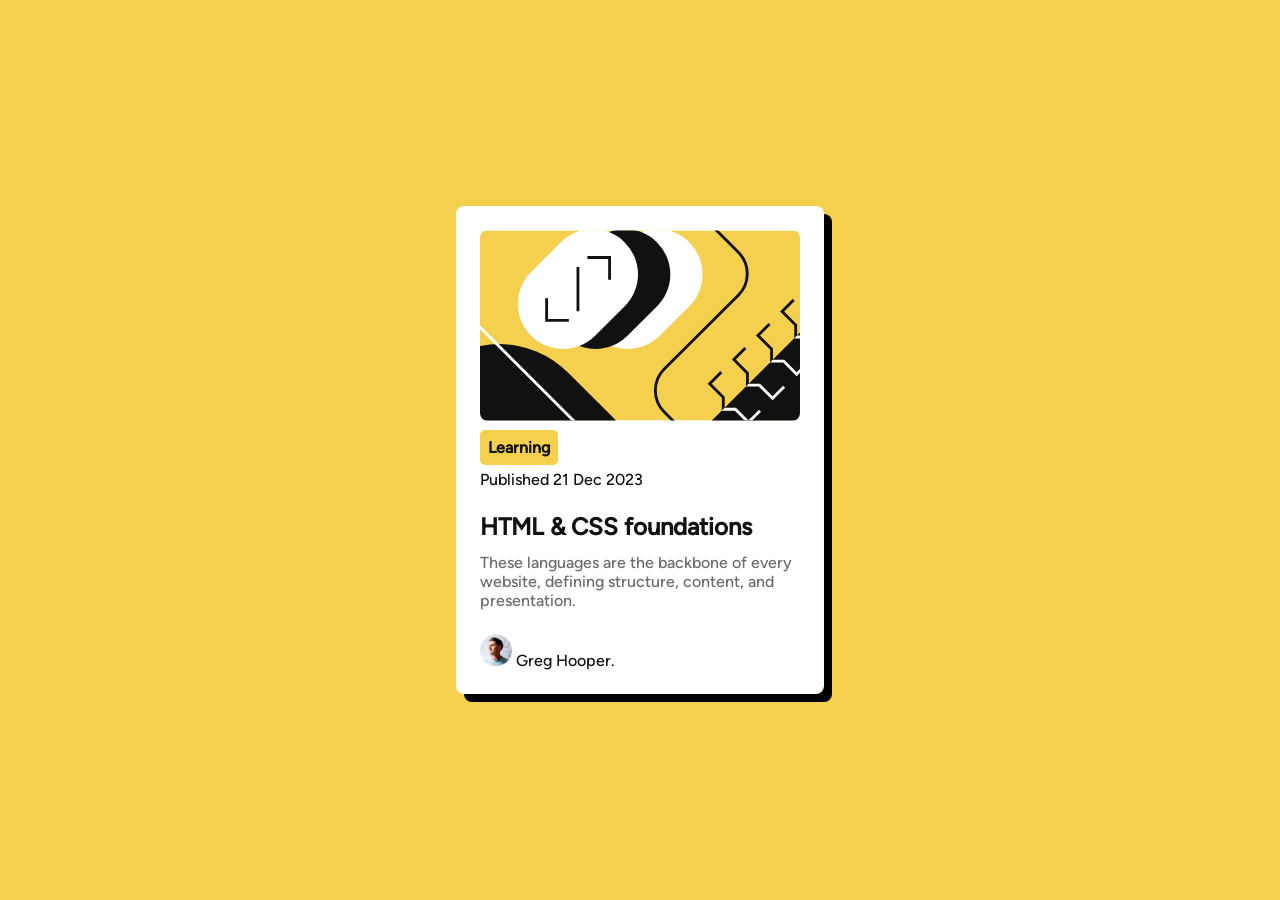
<file: Cartaoblog/index.html>
<!DOCTYPE html>
<html lang="pt-br">
  <head>
    <meta charset="UTF-8">
    <link rel="icon" type="image/png" sizes="32x32" href="./assets/images/favicon-32x32.png">
    <link rel="stylesheet" href="estilo.css">
    <title>Frontend Mentor | Blog preview card</title>
  </head>
  <body>
    <main>
      <header>
        <img src="assets/images/illustration-article.svg" alt="tela de fundo">
        <p><span id="status">Learning</span></p>
        <p>Published 21 Dec 2023</p>
      </header>
      <section>
        <h1>HTML & CSS foundations</h1>
        <p>
          These languages are the backbone of every website, defining structure, content, and presentation.
        </p>
      </section>
      <footer>
        <img src="assets/images/image-avatar.webp" alt="imagem de Greg Hooper">
        <p>Greg Hooper.</p>
      </footer>
    </main>
  </body>
</html>
</file>
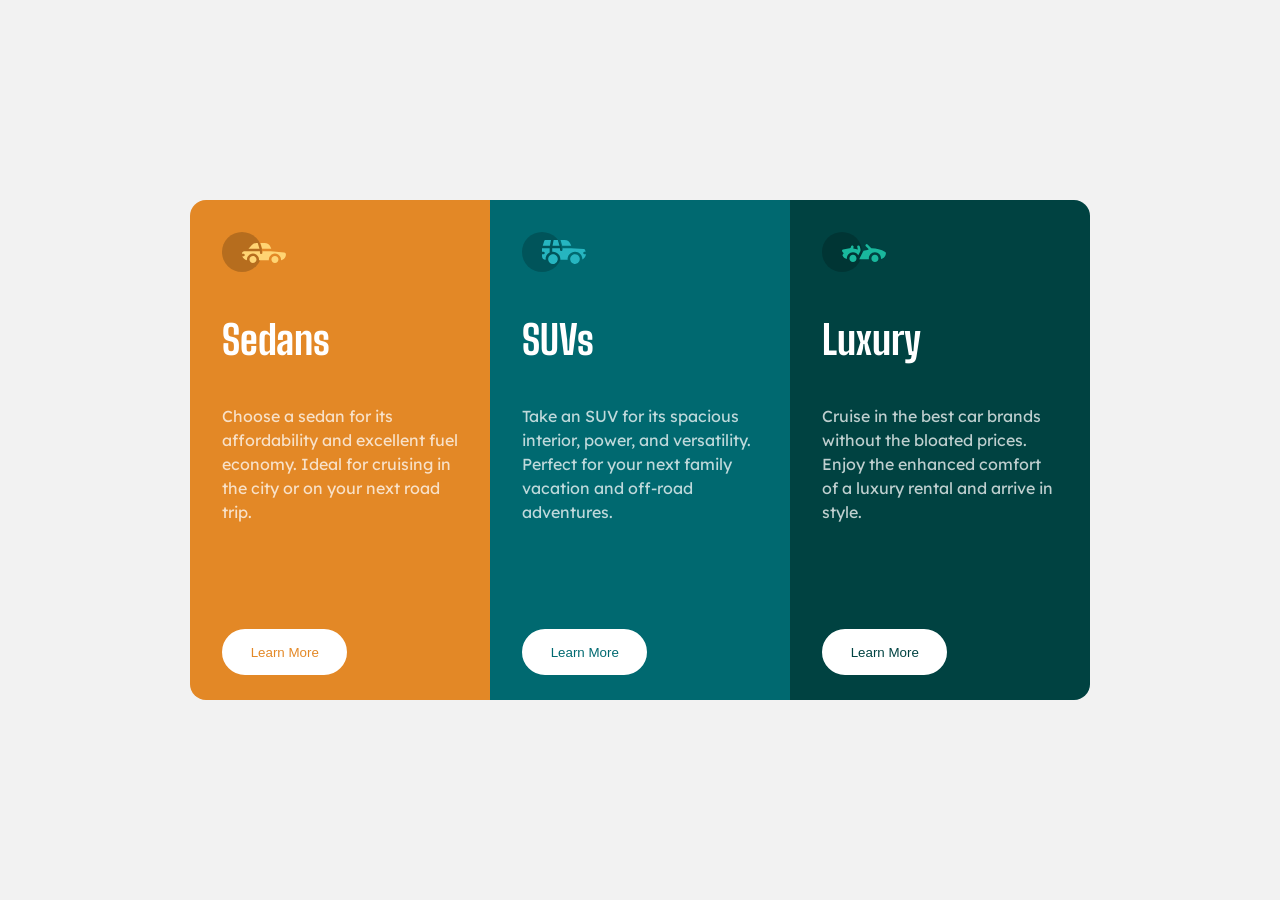
<file: ColumnPreview/index.html>
<!DOCTYPE html>
<html lang="en">
<head>
  <meta charset="UTF-8">
  <meta name="viewport" content="width=device-width, initial-scale=1.0">
  <link rel="icon" type="image/png" sizes="32x32" href="./images/favicon-32x32.png">
  <link rel="stylesheet" href="estilos/estilo.css">
  <title>Frontend Mentor | 3-column preview card component</title>
</head>
<body>
  <main>
    <section class="cartao" id="sedans">
      <img src="images/icon-sedans.svg" alt="icone">
      <h1>Sedans</h1>
      <p>
        Choose a sedan for its affordability and excellent fuel economy. Ideal for cruising in the city
        or on your next road trip.
      </p>
      <button>Learn More</button>
    </section>
    <section class="cartao" id="suvs">
      <img src="images/icon-suvs.svg" alt="icone">
      <h1>SUVs</h1>
      <p>
        Take an SUV for its spacious interior, power, and versatility. Perfect for your next family vacation
        and off-road adventures.
      </p>
      <button>Learn More</button>
    </section>
    <section class="cartao" id="luxury">
      <img src="images/icon-luxury.svg" alt="icone">
      <h1>Luxury</h1>
      <p>
        Cruise in the best car brands without the bloated prices. Enjoy the enhanced comfort of a luxury
        rental and arrive in style.
      </p>
      <button>Learn More</button>
    </section>
  </main>
</body>
</html>
</file>
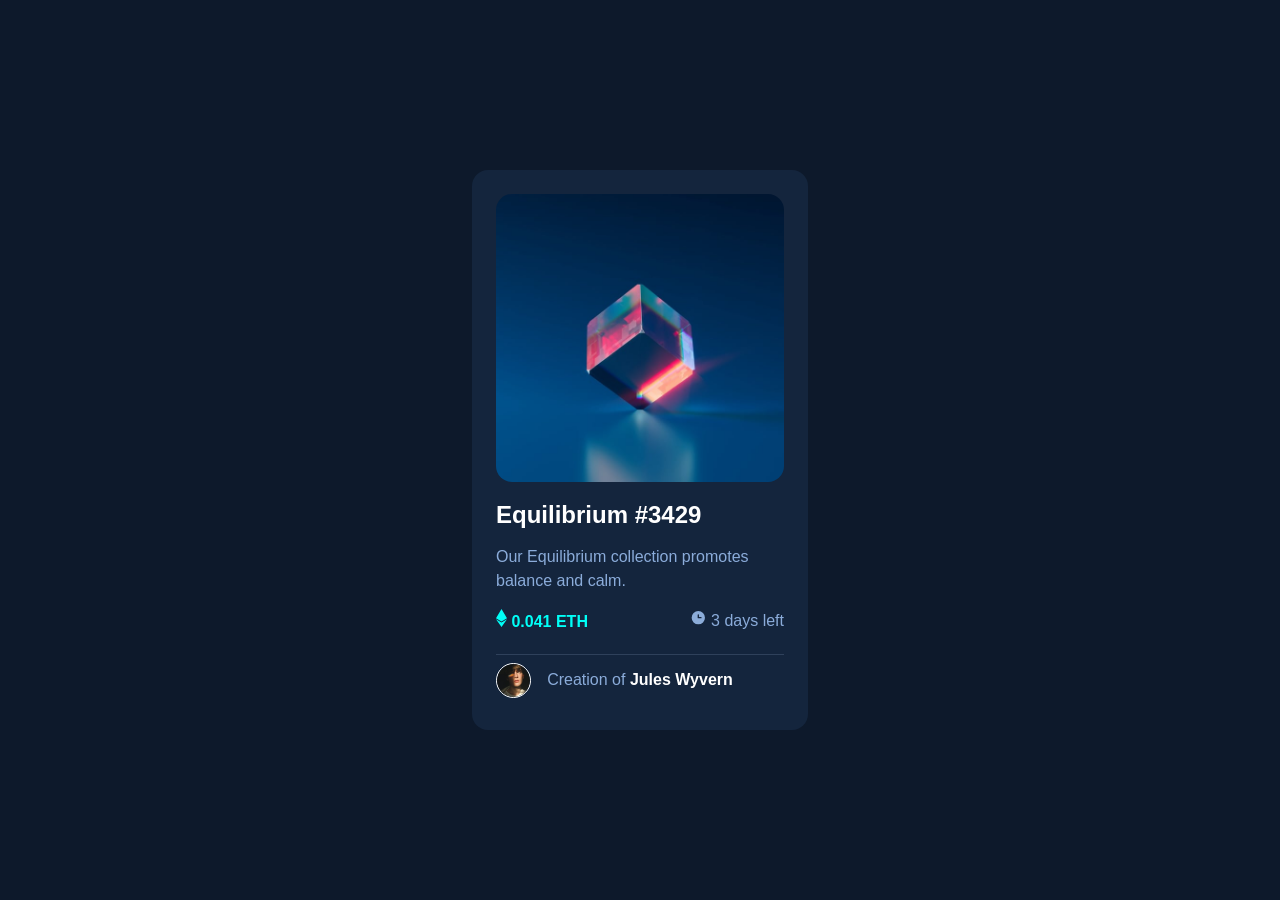
<file: NFTcard/index.html>
<!DOCTYPE html>
<html lang="en">
<head>
  <meta charset="UTF-8">
  <meta name="viewport" content="width=device-width, initial-scale=1.0">
  <link rel="icon" type="image/png" sizes="32x32" href="./images/favicon-32x32.png">
  <link rel="stylesheet" href="estilo.css">
  <title>Frontend Mentor | NFT preview card component</title>
</head>
<body>
  <div class="card">
    <header>
      <div class="imagem">
        <img id="cubo" src="images/image-equilibrium.jpg">
        <img id="view" src="images/icon-view.svg">
      </div>
    </header>
    <main>
      <h1 class="ativo">Equilibrium #3429</h1>
      <p>Our Equilibrium collection promotes balance and calm.</p>
      <section>
        <div>
          <img src="images/icon-ethereum.svg">
          <strong>0.041 ETH</strong>
        </div>
        <div>
          <img src="images/icon-clock.svg">
          <span>3 days left</span>
        </div>
      </section>
    </main>
    <footer>
      <figure>
        <img src="images/image-avatar.png">
        <figcaption>Creation of <strong class="ativo">Jules Wyvern</strong></figcaption>
      </figure>
    </footer>
  </div>
</body>
</html>
</file>
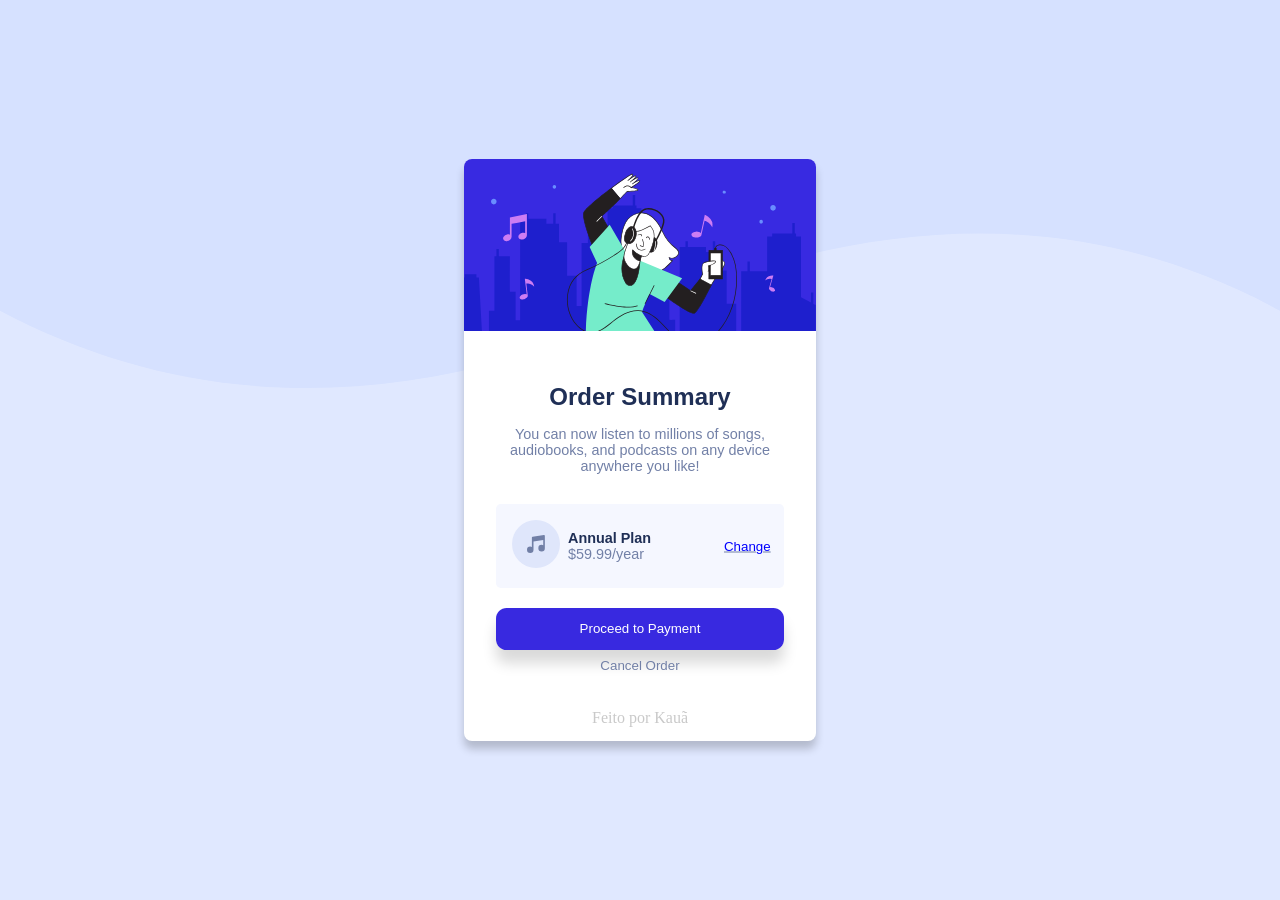
<file: Ordersumary/index.html>
<!DOCTYPE html>
<html lang="en">
<head>
  <meta charset="UTF-8">
  <meta name="viewport" content="width=device-width, initial-scale=1.0">
  <link rel="icon" type="image/png" sizes="32x32" href="./images/favicon-32x32.png">
  <link rel="stylesheet" href="estilo.css">
  <title>Frontend Mentor | Order summary card</title>
</head>
<body>
  <div id="interface">
    <header>
      <img src="images/illustration-hero.svg" alt="mulher dancando enquanto ouve musica com seu fone de ouvido">
    </header>
    <main>
      <section class="descricao">
        <h1>Order Summary</h1>
        <p>
          You can now listen to millions of songs, audiobooks, and podcasts on any
          device anywhere you like!
        </p>
      </section>
      <section class="plano">
        <img src="images/icon-music.svg" alt="icone de simbolo musical">
        <div class="descricao_plano">
          <p id="nome_plano">Annual Plan</p>
          <p>$59.99/year</p>
        </div>
        <button><a href="#">Change</a></button>
      </section>
      <section class="botao">
        <button class="btn" id="btn_pagamento">Proceed to Payment</button>
        <button class="btn" id="btn_cancelar">Cancel Order</button>
      </section>
    </main>
    <footer>
      <p><a href="https://github.com/kaua-aosantana" target="_blank">Feito por Kauã</a></p>
    </footer>
  </div>
</body>
</html>
</file>
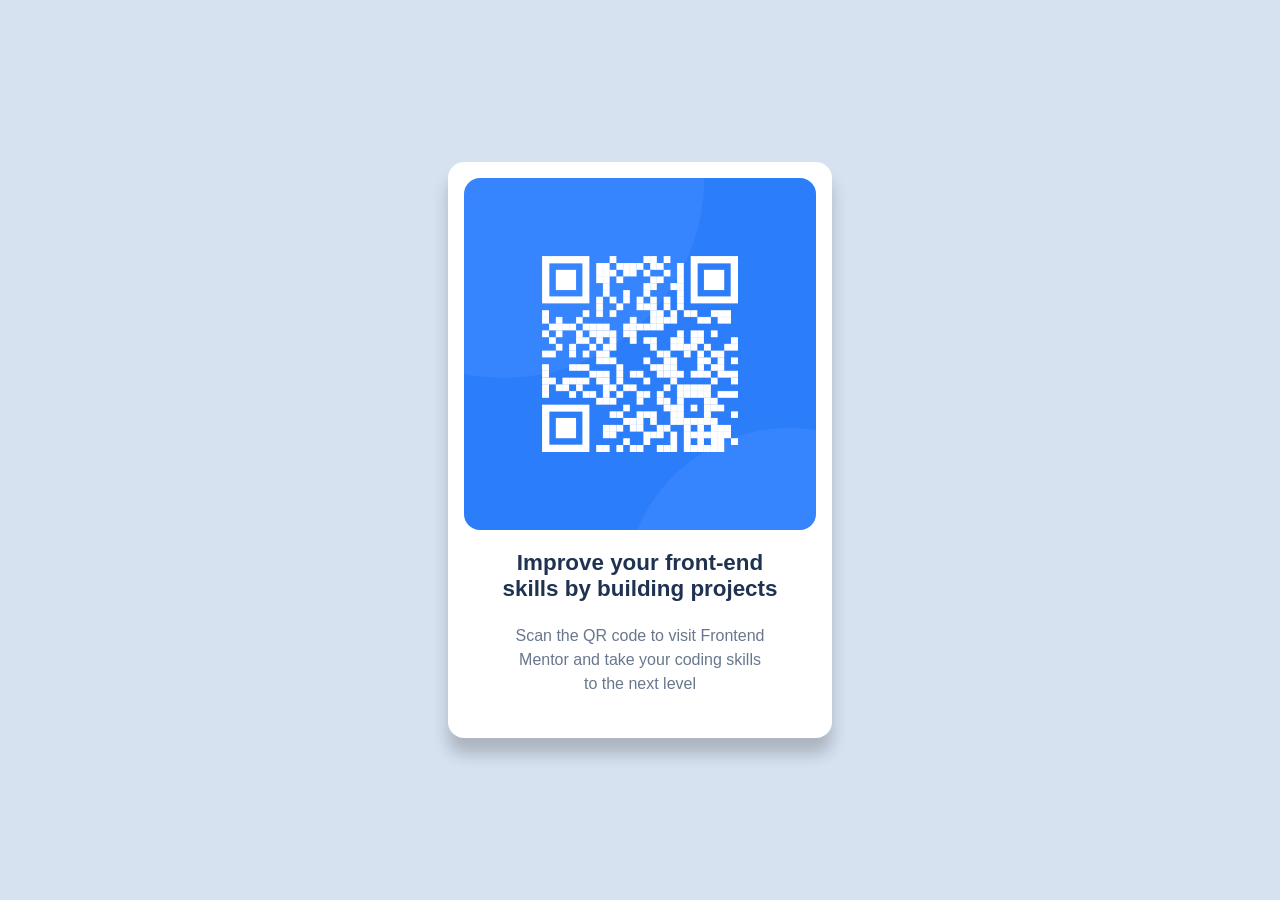
<file: Pagina-QRCODE/index.html>
<!DOCTYPE html>
<html lang="pt-br">
<head>
  <meta charset="UTF-8">
  <link rel="icon" type="image/png" sizes="32x32" href="./images/favicon-32x32.png">
  <link rel="stylesheet" href="estilo.css">
  <title>Frontend Mentor | QR code component</title>
</head>
<body>
  <main>
    <section class="imagem">
      <img src="images/image-qr-code.png" alt="imagem do QR-Code">
    </section>
    <section class="texto">
      <h1>Improve your front-end skills by building projects</h1>
      <p>Scan the QR code to visit Frontend Mentor and take your coding skills to the next level</p>
    </section>
  </main>
</body>
</html>
</file>
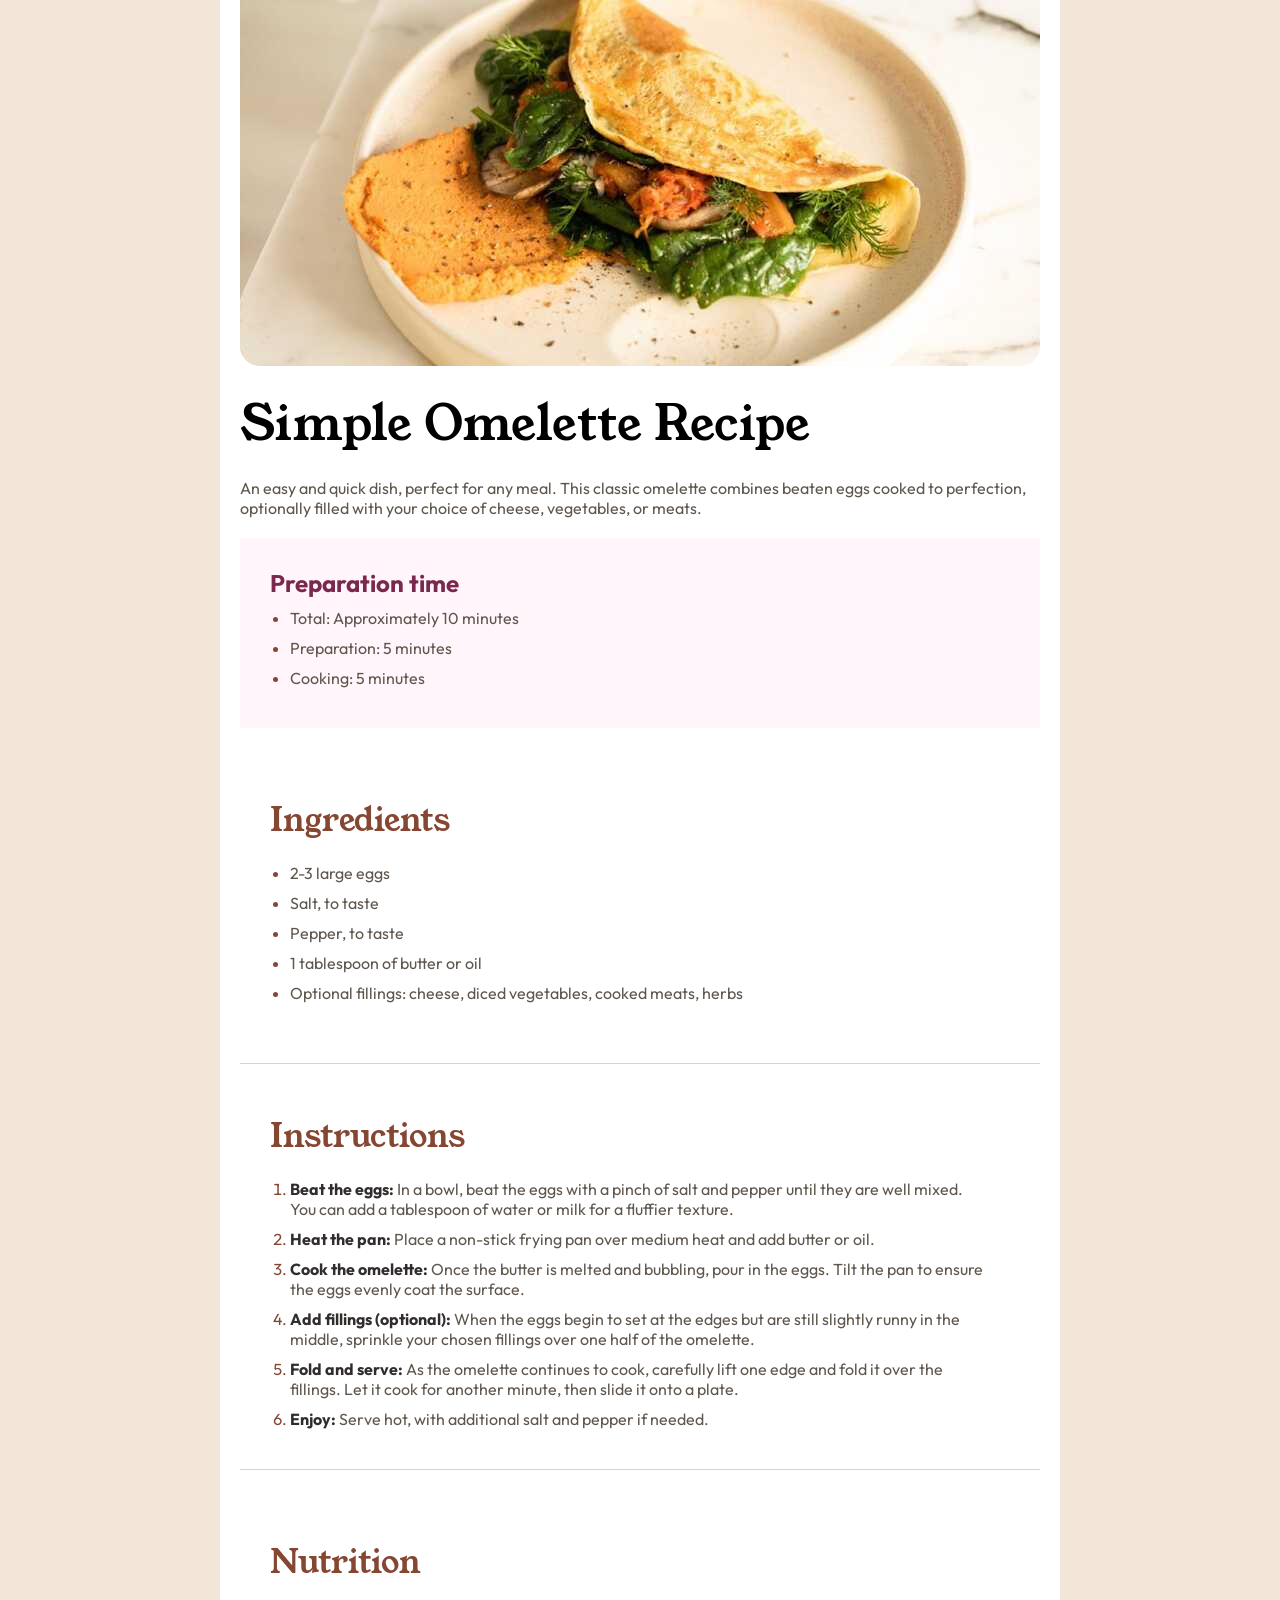
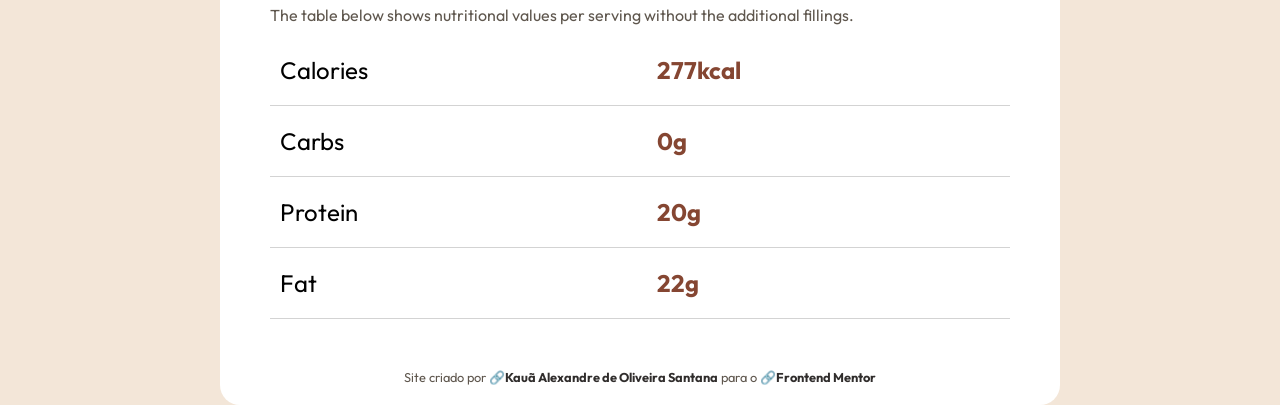
<file: Pagina-receitas/index.html>
<!DOCTYPE html>
<html lang="pt-br">
<head>
  <meta charset="UTF-8">
  <link rel="icon" type="image/png" sizes="32x32" href="./assets/images/favicon-32x32.png">
  <link rel="stylesheet" href="estilo.css">
  <title>Frontend Mentor | Pagina de Receita</title>
</head>
<body>
  <div id="interface">
    <header>
      <img src="assets/images/image-omelette.jpeg">
      <h1>Simple Omelette Recipe</h1>
      <p>
        An easy and quick dish, perfect for any meal. This classic omelette combines beaten eggs cooked
        to perfection, optionally filled with your choice of cheese, vegetables, or meats.
      </p>
    </header>
    <aside>
      <h2>Preparation time</h2>
      <ul>
        <li><p>Total: Approximately 10 minutes</p></li>
        <li><p>Preparation: 5 minutes</p></li>
        <li><p>Cooking: 5 minutes</p></li>
      </ul>
    </aside>
    <main>
      <section>
        <h2>Ingredients</h2>
        <ul>
          <li><p>2-3 large eggs</p></li>
          <li><p>Salt, to taste</p></li>
          <li><p>Pepper, to taste</p></li>
          <li><p>1 tablespoon of butter or oil</p></li>
          <li><p>Optional fillings: cheese, diced vegetables, cooked meats, herbs</p></li>
        </ul>
      </section>
      <section id="instrucao">
        <h2>Instructions</h2>
        <ol>
          <li>
            <p>
              <strong>Beat the eggs:</strong> In a bowl, beat the eggs with a pinch of salt and pepper until they are well mixed.
              You can add a tablespoon of water or milk for a fluffier texture.
            </p>
          </li>
          <li>
            <p>
              <strong>Heat the pan:</strong> Place a non-stick frying pan over medium heat and add butter or oil.
            </p>
          </li>
          <li>
            <p>
              <strong>Cook the omelette:</strong> Once the butter is melted and bubbling, pour in the eggs. Tilt the pan to ensure
              the eggs evenly coat the surface.
            </p>
          </li>
          <li>
            <p>
              <strong>Add fillings (optional):</strong> When the eggs begin to set at the edges but are still slightly runny in the middle, sprinkle your chosen fillings over one half of the omelette.
            </p>
          </li>
          <li>
            <p>
              <strong>Fold and serve:</strong> As the omelette continues to cook, carefully lift one edge and fold it over the
              fillings. Let it cook for another minute, then slide it onto a plate.
            </p>
          </li>
          <li>
            <p>
              <strong>Enjoy:</strong> Serve hot, with additional salt and pepper if needed.
            </p>
          </li>
        </ol>
      </section>
      <section>
        <h2>Nutrition</h2>
        <p>The table below shows nutritional values per serving without the additional fillings.</p>
        <table>
          <tr>
            <td>Calories</td>
            <td class="valores">277kcal</td>
          </tr>
          <tr>
            <td>Carbs</td>
            <td class="valores">0g</td>
          </tr>
          <tr>
            <td>Protein</td>
            <td class="valores">20g</td>
          </tr>
          <tr>
            <td>Fat</td>
            <td class="valores">22g</td>
          </tr>
        </table>
      </section>
    </main>
    <footer>
      <p>Site criado por <a href="https://github.com/kaua-aosantana" target="_blank">Kauã Alexandre de Oliveira Santana</a> para o <a href="https://www.frontendmentor.io/home" target="_blank">Frontend Mentor</a></p>
    </footer>
  </div>
</body>
</html>
</file>
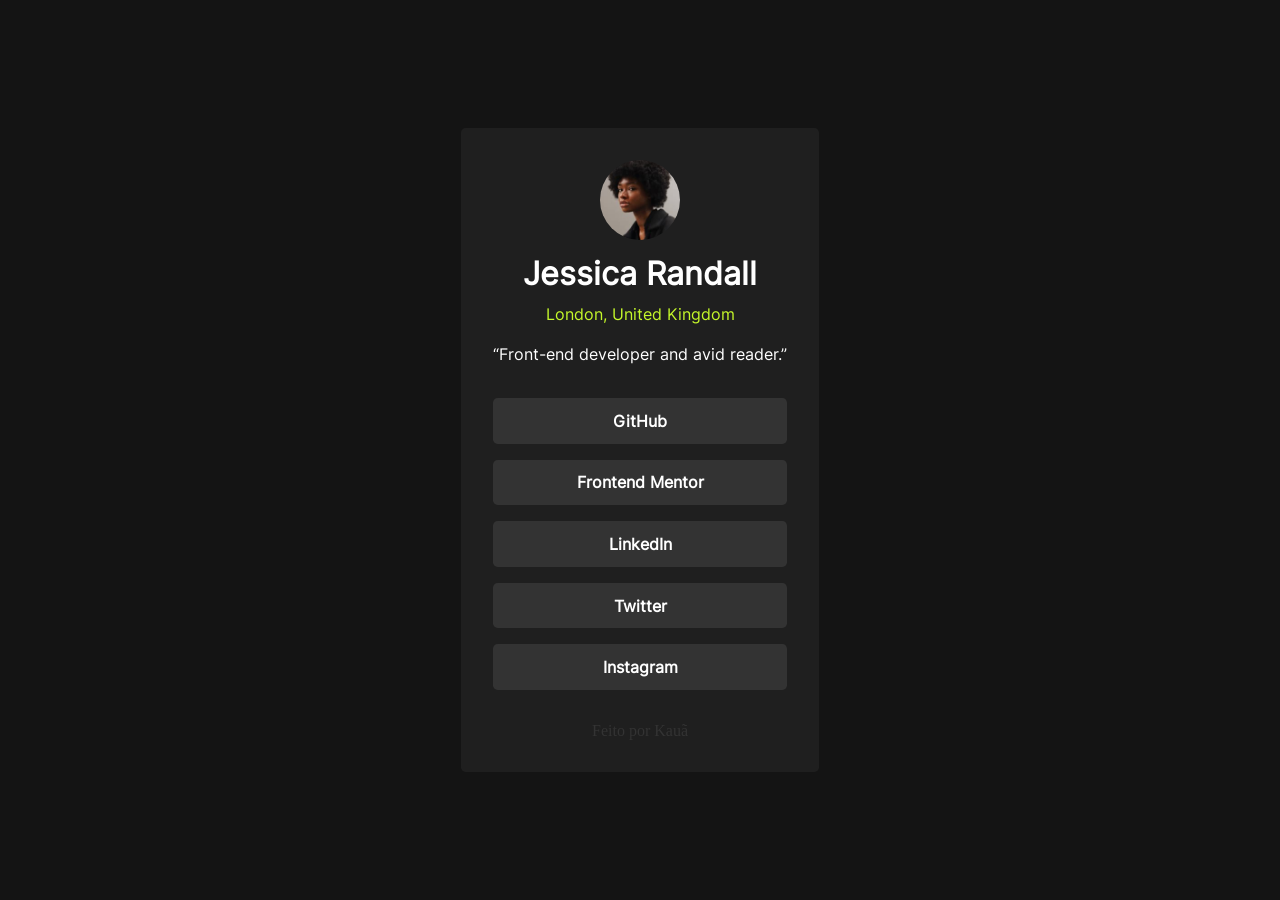
<file: Pagina-RedeSocial/index.html>
<!DOCTYPE html>
<html lang="pt-br">
<head>
    <meta charset="UTF-8">
    <link rel="icon" type="image/png" sizes="32x32" href="./assets/images/favicon-32x32.png">
    <link rel="stylesheet" href="estilo.css">
    <title>Frontend Mentor | Social links profile</title>
</head>
<body>
    <main>
        <header>
            <img src="assets/images/avatar-jessica.jpeg" alt="foto perfil de Jessica" />
            <h1>Jessica Randall</h1>
            <p>London, United Kingdom</p>
            <q>Front-end developer and avid reader.</q>
        </header>
        <nav>
            <ul>
                <li><a href="https://github.com/" target="_blank">GitHub</a></li>
                <li><a href="https://www.frontendmentor.io/" target="_blank">Frontend Mentor</a></li>
                <li><a href="https://br.linkedin.com/" target="_blank">LinkedIn</a></li>
                <li><a href="https://x.com/" target="_blank">Twitter</a></li>
                <li><a href="https://www.instagram.com/" target="_blank">Instagram</a></li>
            </ul>
        </nav>
        <footer>
            <p>Feito por Kauã</p>
        </footer>
    </main>
</body>
</html>
</file>
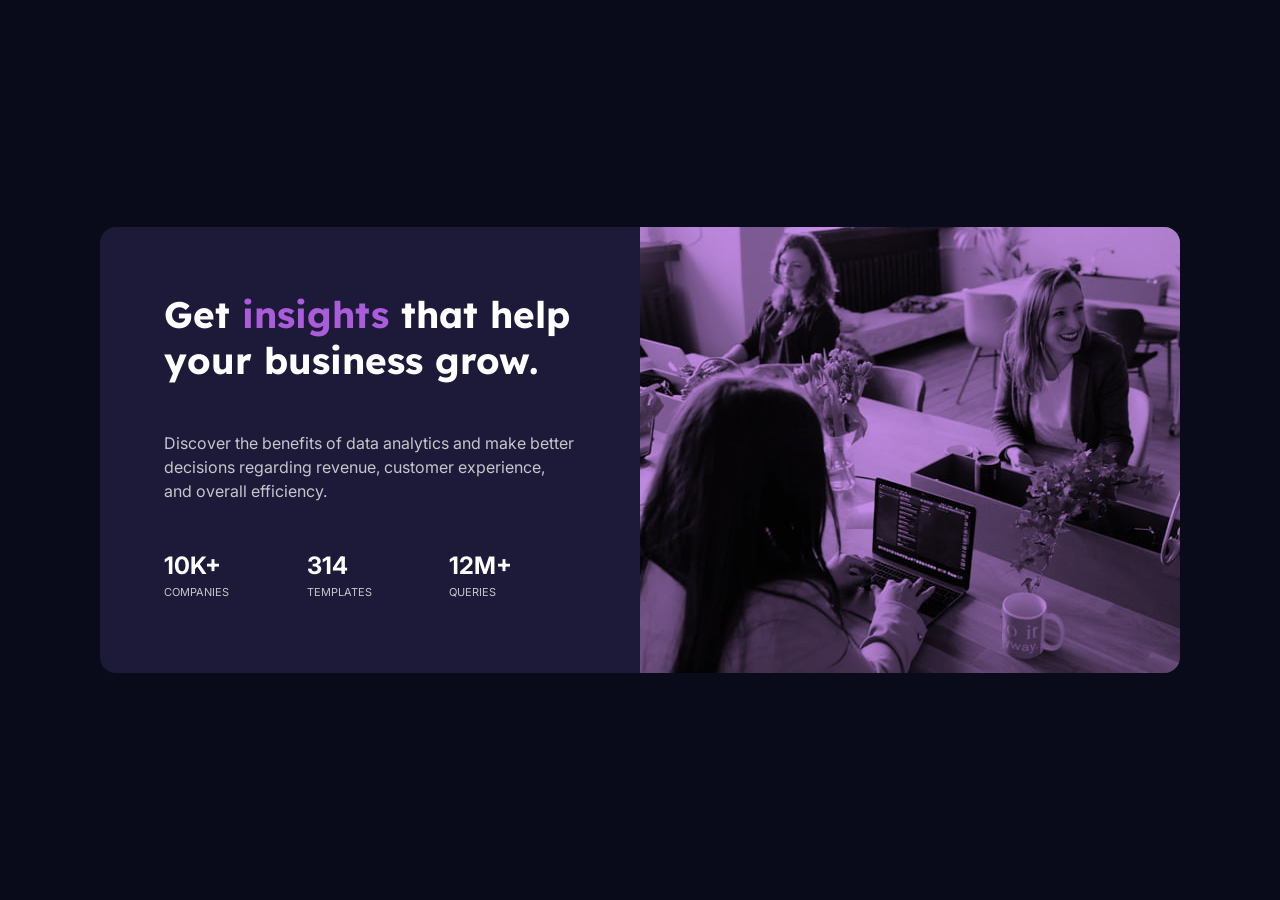
<file: PreviewCard/index.html>
<!DOCTYPE html>
<html lang="en">
<head>
  <meta charset="UTF-8">
  <meta name="viewport" content="width=device-width, initial-scale=1.0">
  <link rel="icon" type="image/png" sizes="32x32" href="./images/favicon-32x32.png">
  <link rel="stylesheet" href="estilos/estilo.css">
  <title>Frontend Mentor | Stats preview card component</title>
</head>
<body>
  <main>
    <section class="imagem">
      <picture>
        <source media="(max-width: 946px)" srcset="images/image-header-mobile.jpg">
        <img src="images/image-header-desktop.jpg" alt="imagem ilustrativa">
      </picture>
      <div id="filtro_imagem"></div>
    </section>
    <section class="texto">
      <h1>Get <span>insights</span> that help your business grow.</h1>
      <p>
        Discover the benefits of data analytics and make better decisions regarding revenue, customer
        experience, and overall efficiency.
      </p>
      <ul>
        <li><span class="destaque">10k+</span><br>companies</li>
        <li><span class="destaque">314</span><br>templates</li>
        <li><span class="destaque">12m+</span><br>queries</li>
      </ul>
    </section>
  </main>
</body>
</html>
</file>
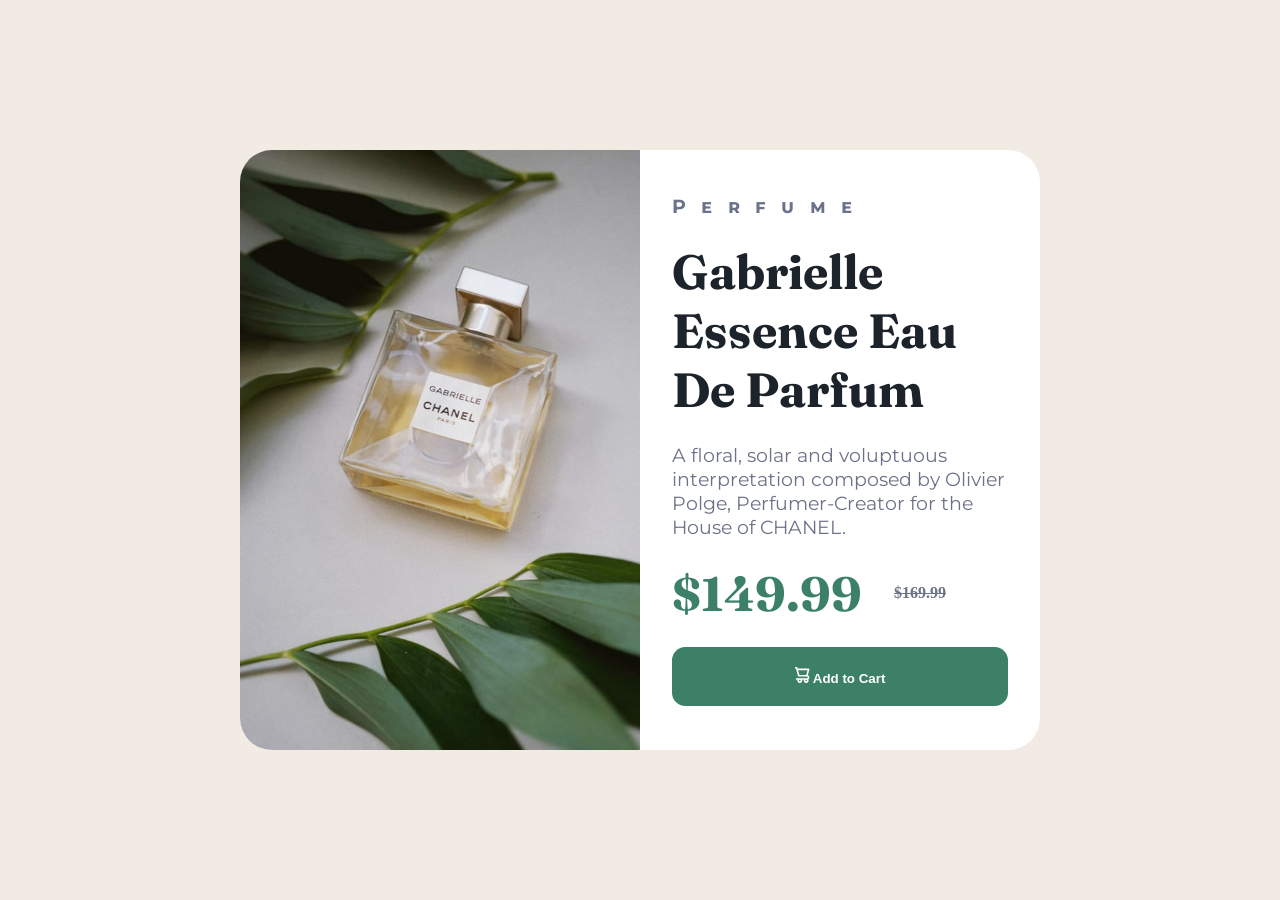
<file: Productpreview/index.html>
<!DOCTYPE html>
<html lang="en">
<head>
  <meta charset="UTF-8">
  <meta name="viewport" content="width=device-width, initial-scale=1.0">
  <link rel="icon" type="image/png" sizes="32x32" href="./images/favicon-32x32.png">
  <link rel="stylesheet" href="estilos/estilo.css">
  <title>Frontend Mentor | Product preview card component</title>
</head>
<body>
  <main>
    <section class="imagem">
      <picture>
        <source id="imagem_mobile" media="(max-width: 739px)" srcset="images/image-product-mobile.jpg">
        <img src="images/image-product-desktop.jpg" alt="perfume">
      </picture>
    </section>
    <section class="descricao">
      <p>Perfume</p>
      <h1>Gabrielle Essence Eau De Parfum</h1>
      <p>
        A floral, solar and voluptuous interpretation composed by Olivier Polge,
        Perfumer-Creator for the House of CHANEL.
      </p>
      <div id="preco">
        <span id="preco_atual">$149.99</span>
        <span id="preco_antigo">$169.99</span>
      </div>
      <button>
        <img src="images/icon-cart.svg" alt="icone carrinho de compras">
        Add to Cart
      </button>
    </section>
  </main>
</body>
</html>
</file>
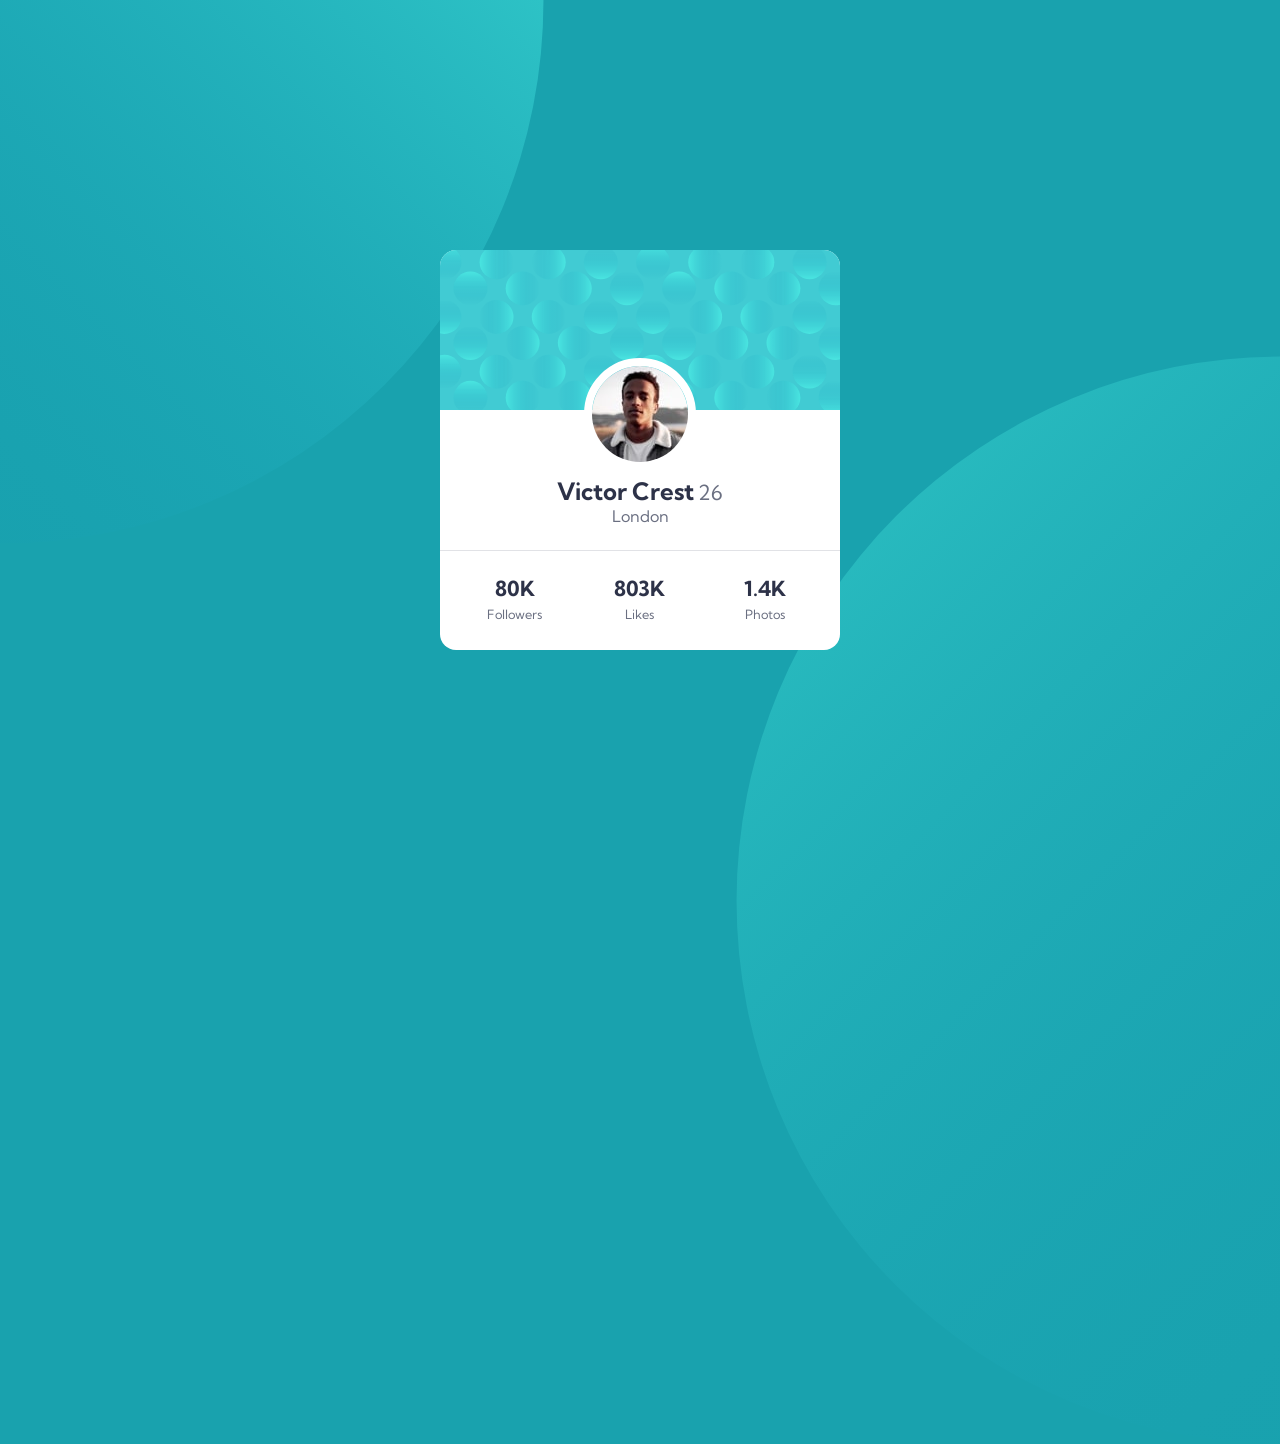
<file: ProfileCard/index.html>
<!DOCTYPE html>
<html lang="en">
<head>
  <meta charset="UTF-8">
  <meta name="viewport" content="width=device-width, initial-scale=1.0">
  <link rel="icon" type="image/png" sizes="32x32" href="./images/favicon-32x32.png">
  <link rel="stylesheet" href="estilos/estilo.css">
  <title>Frontend Mentor | Profile card component</title>
</head>
<body>
  <img src="images/bg-pattern-top.svg" alt="" id="bg-top" class="bg">
  <main>
    <section class="perfil">
      <img src="images/bg-pattern-card.svg" alt="imagem de fundo do cartão" id="img-fundo">
      <img src="images/image-victor.jpg" alt="foto de perfil de Victor" id="img-perfil">
      <div id="textos">
        <h1 id="nome">Victor Crest</h1>
        <p id="idade">26</p>
        <p id="endereco">London</p>
      </div>
    </section>
    <section class="numeros">
        <dl>
          <dt class="texto">Followers</dt>
          <dd class="numero">80K</dd>

          <dt class="texto">Likes</dt>
          <dd class="numero">803K</dd>

          <dt class="texto">Photos</dt>
          <dd class="numero">1.4K</dd>
        </dl>
    </section>
  </main>
  <img src="images/bg-pattern-bottom.svg" alt="" id="bg-bottom" class="bg">
</body>
</html>
</file>
<file: Cartaoblog/estilo.css>
@charset "UTF-8";

@font-face {
    font-family: "figtree medium";
    src: url("assets/fonts/static/Figtree-Medium.ttf");
}
*{
    font-family: "figtree medium", Arial, Helvetica, sans-serif;
    color: hsl(0, 0%, 7%);
    margin: 0;
    padding: 0;
}
body{
    background-color: hsl(47, 88%, 63%);
    height: 100svh;
    width: 100svw;
    display: flex;
    justify-content: center;
    align-items: center;
}
main{
    background-color: hsl(0, 0%, 100%);
    box-shadow: 0.5em 0.5em 0em black;
    width: 20em;
    padding: 1.5em;
    border-radius: 0.5em;
}

header{
    line-height: 2em;
    margin-bottom: 1em;
}
header > img{
    width: 20em;
    border-radius: 0.5em;
}
header > p #status{
    background-color: hsl(47, 88%, 63%);
    font-weight: bold;
    padding: 0.5em;
    border-radius: 0.3em;
}

section{
    margin: 1em 0 1.5em;
}
section > h1{
    font-size: 1.5em;
    font-weight: bolder;
    margin: 0.5em 0;
    transition: 0.3s;
}
section > h1:hover{
    color: hsl(47, 88%, 63%);
    cursor: pointer;
}
section > p{
    color: hsl(0, 0%, 42%);
}

footer > img{
    width: 2em;
}
footer > p{
    display: inline-block;
}
</file>
<file: ColumnPreview/estilos/estilo.css>
@charset "UTF-8";
@import url('https://fonts.googleapis.com/css2?family=Big+Shoulders:opsz,wght@10..72,100..900&family=Lexend+Deca:wght@100..900&display=swap');

*{
    margin: 0;
    padding: 0;
    box-sizing: border-box;
}
html, body{
    width: 100svw;
    height: 100svh;
    display: flex;
    justify-content: center;
    align-items: center;
    background-color: hsl(0, 0%, 95%);
    font-family: "Lexend Deca";
}
main{
    width: 900px;
    height: 500px;
    border-radius: 1em;
    overflow: hidden;
    display: flex;
}
.cartao{
    width: 100%;
    height: 100%;
    padding: 2em;
    position: relative;
}
h1{
    margin: 1em 0;
    font-family: "Big Shoulders";
    color: white;
    font-size: 2.5em;
}
#sedans{
    background-color: hsl(31, 77%, 52%);
}
#suvs{
    background-color: hsl(184, 100%, 22%);
}
#luxury{
    background-color: hsl(179, 100%, 13%);
}
button{
    border: 0;
    border-radius: 2em;
    padding: 1em 2em;
    background-color: white;
    position: absolute;
    bottom: 5%;
    mix-blend-mode: screen;
    border: 0.2em solid white;
    transition: background-color .5s, color 1s;
}
p{
    line-height: 1.5em;
    color: hsla(0, 0%, 100%, 0.75);
}
button:hover{
    background-color: transparent;
    color: white;
    cursor: pointer;
}

@media screen and (max-width: 600px){
    main{
        flex-direction: column;
        width: 100%;
        height: 100%;
        border-radius: 0;
        overflow: auto;
    }
    .cartao{
        padding-bottom: 10em;
    }
}
</file>
<file: NFTcard/estilo.css>
@charset "UTF-8";

:root{
    --cor_texto: hsl(215, 51%, 70%);
    --cor_destaque: hsl(0, 0%, 100%);
    --cor_destaque_2: hsl(178, 100%, 50%);
    --fundo_body: hsl(217, 54%, 11%);
    --fundo_card: hsl(216, 50%, 16%);
}
*{
    margin: 0;
    padding: 0;
    box-sizing: border-box;
    font-family: Arial, Helvetica, sans-serif;
}
body{
    width: 100svw;
    height: 100svh;
    display: flex;
    justify-content: center;
    align-items: center;
    background-color: var(--fundo_body);
}
.card{
    width: 21em;
    height: 35em;
    padding: 1.5em;
    border-radius: 1em;
    background-color: var(--fundo_card);
    color: var(--cor_texto);
    display: grid;
    grid-template-rows: 60% 30% 10%;
}
header img#cubo{
    width: 100%;
    border-radius: 1em;
}
#view{
    position:absolute;
    top: 50%;
    left: 50%;
    transform: translate(-50%, -50%);
    display: none;
}
.imagem{
    height: 288px;
    border-radius: 1em;
    position: relative;
}
main{
    border-bottom: 0.1em solid hsl(215, 32%, 27%);
}
main > h1{
    font-size: 1.5em;
    color: var(--cor_destaque);
}
main p{
    padding: 1em 0;
    line-height: 1.5em;
}
main > section{
    display: flex;
    justify-content: space-between;
}
main > section > div > strong{
    color: var(--cor_destaque_2);
}
footer{
    padding: 0.5em 0;
}
figure, footer img{
    height: 100%;
}
figure{
    display: flex;
    align-items: center;
}
footer img{
    border-radius: 100%;
    border: 0.1em solid white;
    margin-right: 1em;
}
footer figcaption strong{
    color: var(--cor_destaque);
}

.ativo:hover{
    color: var(--cor_destaque_2);
    cursor: pointer;
}
.imagem:hover > #view{
    display: inline;
}
.imagem:hover > #cubo{
    opacity: 50%;
}
.imagem:hover{
    background-color: var(--cor_destaque_2);
    cursor: pointer;
}
@media screen and (max-width: 500px){
    .card{
        width: 100%;
        height: 100%;
        border-radius: 0;
        padding: 2em;
    }
    main{
        padding: 1em;
        display: flex;
        flex-direction: column;
        justify-content: space-around;
    }
    .imagem{
        width: 100%;
    }
    #cubo{
        height: 100%;
    }
    main > h1{
        font-size: 2em;
    }
    main > p{
        font-size: 1.2em;
    }
}
</file>
<file: Ordersumary/estilo.css>
@charset "UTF-8";

:root{
    --cor_fundo: hsl(225, 100%, 94%);
    --cor_cartao: white;
    --cor_titulo: hsl(223, 47%, 23%);
    --cor_texto: hsl(224, 23%, 55%);
    --cor_plano: hsl(225, 100%, 98%);
    --cor_botao_pagamento: hsl(245, 75%, 52%);
    --cor_botao_pagamento_ativado: hsl(256, 46%, 44%);
    --cor_botao_cancelar_ativado: black;
}
*{
    margin: 0;
    padding: 0;
    box-sizing: border-box;
    font-family: Arial, Helvetica, sans-serif;
    text-decoration: none;
    color: var(--cor_texto);
}
body{
    width: 100svw;
    height: 100svh;
    display: flex;
    justify-content: center;
    align-items: center;
    
    background-color: var(--cor_fundo);
    background-image: url("images/pattern-background-desktop.svg");
    background-size: contain;
    background-repeat: no-repeat;
}
#interface{
    width: 22em;
    background-color: var(--cor_cartao);
    border-radius: 0.5em;
    box-shadow: 0 0.5em 0.5em rgba(0, 0, 0, 0.2);
}
header > img{
    width: 22em;
    border-radius: 0.5em 0.5em 0 0;
}
main{
    padding: 2em 2em 1em;
}
section{
    padding: 1em 0;
}
.descricao{
    text-align: center;
}
.descricao > p{
    padding: 1em 0;
    font-size: 0.9em;
}
.descricao h1{
    color: var(--cor_titulo);
    font-size: 1.5em;
}
.plano{
    position: relative;
    background-color: var(--cor_plano);
    border-radius: 0.3em;
    padding: 1em;
}

.plano > button{
    position: absolute;
    right: 0;
    top: 50%;
    transform: translateY(-50%);
    border: none;
    background-color: transparent;
    text-decoration: underline;
    margin: 0 1em;
}
.plano > button > a{
    color: blue;
}
.descricao_plano{
    display: inline-block;
    position: absolute;
    top: 50%;
    transform: translateY(-50%);
    margin: 0 0.5em;
}
.plano p{
    font-size: 0.9em;
}
.plano #nome_plano{
    font-weight: bold;
    color: var(--cor_titulo);
}
.botao{
    display: flex;
    flex-direction: column;
    align-items: center;
}
.botao button{
    margin: 0.3em 0;
}
#btn_pagamento{
    background-color: var(--cor_botao_pagamento);
    color: white;
    padding: 1em;
    border-radius: 0.8em;
    border: none;
    box-shadow: 0 1em 1em rgba(0, 0, 0, 0.15);
    width: 100%;
}
#btn_cancelar{
    background-color: transparent;
    border: none;
    width: fit-content;
}
.btn:hover{
    cursor: pointer;
}
#btn_pagamento:hover{
    background-color: var(--cor_botao_pagamento_ativado);
}
#btn_cancelar:hover{
    font-weight: bolder;
    color: var(--cor_botao_cancelar_ativado);
}
footer{
    height: 2em;
}
footer p{
    text-align: center;
}
footer p a{
    color: rgb(201, 201, 201);
    font-family: 'Times New Roman', Times, serif;
}
footer p:hover::before{
    content: '↗';
}
footer p:hover a{
    cursor: pointer;
    color: rgb(120, 120, 120);
    text-decoration: underline;
}

@media screen and (max-width: 600px){
    body{
        background-image: url("images/pattern-background-mobile.svg");
    }
    #interface{
        width: 370px;
    }
    header > img{
        width: 370px;
    }
}
</file>
<file: Pagina-QRCODE/estilo.css>
@charset "UTF-8";

:root{
    --cor_fundo_body: hsl(212, 45%, 89%);
    --cor_fundo_main: hsl(0, 0%, 100%);

    --fonte_texto: Arial, Helvetica, sans-serif;
    --cor_titulo: hsl(218, 44%, 22%);
    --cor_texto: hsl(216, 15%, 48%);
}
*{
    margin: 0;
    padding: 0;
    text-decoration: none;
    box-sizing: border-box;
    font-family: var(--fonte_texto);
}
body{
    height: 100svh;
    width: 100svw;
    background-color: var(--cor_fundo_body);
    display: flex;
    justify-content: center;
    align-items: center;
}
main{
    background-color: var(--cor_fundo_main);
    border-radius: 1em;
    padding: 1em;
    width: 24em;
    height: 36em;
    text-align: center;
    box-shadow: 0 1em 1em rgba(0, 0, 0, 0.2);
}

.imagem > img{
    width: 100%;
    border-radius: 1em;
}
.texto{
    padding: 1em 2em;
}
.texto h1{
    font-size: 1.4em;
    font-weight: bold;
    color: var(--cor_titulo);
    margin-bottom: 1em;
}
.texto p{
    color: var(--cor_texto);
    padding: 0 1em;
    line-height: 1.5em;
}
</file>
<file: Pagina-receitas/estilo.css>
@charset "UTF-8";
@font-face {
    font-family: 'outfit';
    src: url("assets/fonts/outfit/Outfit-VariableFont_wght.ttf") format("truetype");
}
@font-face {
    font-family: 'young-serif';
    src: url("assets/fonts/young-serif/YoungSerif-Regular.ttf") format("truetype");
}
:root{
    --titulo: 'young-serif';
    --texto: 'outfit';
}
*{
    margin: 0;
    padding: 0;
}
body{
    background-color: hsl(30, 54%, 90%);
}
ol, ul{
    color: hsl(14, 45%, 36%);
    padding: 0 20px;
}
p{
    font-family: var(--texto);
    color: hsl(30, 10%, 34%);
    margin: 10px 0 10px 0;
}
strong{
    color: hsl(24, 5%, 18%);
}
a::before{
    content: '🔗';
}
div#interface{
    min-width: 375px;
    max-width: 800px;
    margin: 0 auto;
    padding: 0 20px 10px;
    border-radius: 0 0 20px 20px;
    background-color: white;
}
header img{
    border-radius: 0 0 20px 20px;
    width: 100%;
}
header > h1{
    font-family: var(--titulo);
    font-size: 3em;
    font-weight: lighter;
    margin: 20px 0px 20px 0px;
}
aside{
    background-color: hsl(330, 100%, 98%);
    margin: 20px 0;
    padding: 30px;
    font-family: var(--texto);
}
aside > h2{
    color: hsl(332, 51%, 32%);
}
section{
    margin: 20px 0;
    padding: 30px;
    font-family: var(--texto);
}
section#instrucao{
    border-top: 1px solid lightgray;
    border-bottom: 1px solid lightgray;
}
section h2{
    font-family: var(--titulo);
    font-size: 2em;
    color: hsl(14, 45%, 36%);
    font-weight: lighter;
    margin: 20px 0px 20px 0px;
}
table{
    width: 100%;
    font-size: 1.5em;
    border-collapse: collapse;
}
table td{
    border-bottom: 1px solid lightgray;
    padding: 20px 10px;

}
table td.valores{
    font-weight: bolder;
    color: hsl(14, 45%, 36%);
}
footer{
    font-size: 0.8em;
    text-align: center;
    color: hsl(24, 5%, 18%);
}
footer a{
    color: hsl(24, 5%, 18%);
    text-decoration: none;
    font-weight: bold;
}
footer a:hover{
    text-decoration: underline;
}
</file>
<file: Pagina-RedeSocial/estilo.css>
@charset "UTF-8";

@font-face {
    font-family: "inter regular";
    src: url("assets/fonts/static/Inter-Regular.ttf");
}
*{
    font-family: "inter regular";
    margin: 0;
    padding: 0;
    text-decoration: none;
    color: hsl(0, 0%, 100%);
}
body{
    background-color: hsl(0, 0%, 8%);
    height: 100svh;
    width: 100svw;
    display: flex;
    justify-content: center;
    align-items: center;
}
main{
    background-color: hsl(0, 0%, 12%);
    padding: 2em;
    border-radius: 0.3em;
}
/* Cabecalho */
header{
    padding-bottom: 0.5em;
    text-align: center;
    line-height: 2.5em;
}
header > img{
    border-radius: 100%;
    height: 5em;
}
header > p{
    color: hsl(75, 94%, 57%);
}
header > q{
    color: hsl(0, 0%, 100%);
}
/* Navegacao */
nav{
    padding-bottom: 1em;
    text-align: center;
}
ul{
    list-style-type: none;
}
ul > li a{
    background-color: hsl(0, 0%, 20%);
    display: block;
    font-weight: bold;
    border-radius: 0.3em;
    margin: 1em 0;
    padding: 0.8em 0;
    transition: 0.3s;
}
ul > li a:hover{
    background-color: hsl(75, 94%, 57%);
    color: hsl(0, 0%, 20%);
    cursor: pointer;
}
/* Rodape */
footer > p{
    text-align: center;
    color: hsl(0, 0%, 20%);
    font-family: 'Times New Roman', Times, serif;
}
</file>
<file: PreviewCard/estilos/estilo.css>
@charset "UTF-8";
@import url('https://fonts.googleapis.com/css2?family=Inter:ital,opsz,wght@0,14..32,100..900;1,14..32,100..900&family=Lexend+Deca:wght@100..900&display=swap');

:root{
    --cor_fundo_body: hsl(233, 47%, 7%);
    --cor_fundo_main: hsl(244, 37%, 16%);
    --cor_filtro_imagem: hsla(277, 64%, 61%, 0.7);

    --cor_titulo: hsl(0, 0%, 100%);
    --cor_paragrafo: hsla(0, 0%, 100%, 0.75);
    --cor_span_destaque: hsl(0, 0%, 100%);

    --fonte_titulo: "Lexend Deca";
    --fonte_texto: "Inter";
}
*{
    margin: 0;
    padding: 0;
    box-sizing: border-box;
}
html, body{
    width: 100svw;
    height: 100svh;
    display: flex;
    justify-content: center;
    align-items: center;
    background-color: var(--cor_fundo_body);
}
main{
    width: 1080px;
    height: 446px;
    background-color: var(--cor_fundo_main);
    border-radius: 1em;
    display: flex;
    flex-direction: row-reverse;
}
section{
    height: 100%;
    width: 100%;
    position: relative;
}
.imagem img{
    border-radius: 0 1em 1em 0;
}
#filtro_imagem{
    width: 100%;
    height: 100%;
    background-color: var(--cor_filtro_imagem);
    border-radius: 0 1em 1em 0;
    position: absolute;
    mix-blend-mode: multiply; /* Aplica o filtro na imagem */
    top: 0;
}
.texto{
    padding: 4em;
    display: flex;
    flex-direction: column;
    row-gap: 3em;
}
h1{
    font-size: 2.3em;
    color: var(--cor_titulo);
    font-family: var(--fonte_titulo);
}
h1 > span{
    color: hsl(277, 64%, 61%);
}
p{
    font-family: var(--fonte_texto);
    color: var(--cor_paragrafo);
    line-height: 1.5em;
}
.texto ul{
    color: var(--cor_paragrafo);
    font-family: var(--fonte_texto);
    font-variant: small-caps;
    columns: 3;
    list-style: none;
}
.texto .destaque{
    color: var(--cor_span_destaque);
    font-size: 1.5em;
    font-weight: bold;
    text-transform: uppercase;
}

@media screen and (max-width: 946px){
    body{
        align-items: flex-start;
    }
    main{
        flex-direction: column;
        align-items: flex-start;
        border-radius: 0;
        width: 100%;
        height: auto;
    }
    section{
        width: 100%;
        height: auto;
    }
    .texto{
        padding: 2em;
        height: auto;
    }
    .texto ul{
        columns: 1;
        align-self: center;
        text-align: center;
    }
    .texto ul li{
        margin-bottom: 1em;
    }
    .texto ul li{
        font-size: 2em;
    }
    .texto .destaque{
        font-size: 1.5em;
    }
    .imagem img{
        width: 100%;
        border-radius: 0;
    }
    .imagem #filtro_imagem{
        border-radius: 0;
    }
}
</file>
<file: Productpreview/estilos/estilo.css>
@charset "UTF-8";
@import url('https://fonts.googleapis.com/css2?family=Fraunces:ital,opsz,wght@0,9..144,100..900;1,9..144,100..900&family=Montserrat:ital,wght@0,100..900;1,100..900&display=swap');

*{
    margin: 0;
    padding: 0;
    box-sizing: border-box;
}
:root{
    --cor_fundo_body: hsl(30, 38%, 92%);
    --cor_fundo_main: white;
    --cor_fundo_botao: hsl(158, 36%, 37%);

    --cor_texto: hsl(228, 12%, 48%);
    --cor_titulo: hsl(212, 21%, 14%);
    --cor_preco_atual: hsl(158, 36%, 37%);
    --cor_preco_antigo: hsl(228, 12%, 48%);

    --fonte_texto: "Montserrat";
    --fonte_titulo: "Fraunces";
}
html, body{
    width: 100svw;
    height: 100svh;
    display: flex;
    justify-content: center;
    align-items: center;
    background-color: var(--cor_fundo_body);
}
main{
    width: 800px;
    height: 600px;
    border-radius: 2em;
    background-color: var(--cor_fundo_main);
    display: flex;
}
section{
    width: 100%;
}
.imagem img{
    height: 100%;
    border-radius: 2em 0 0 2em;
}
.descricao{
    padding: 2em;
    display: flex;
    flex-direction: column;
    justify-content: space-around;
}
h1{
    font-size: 3em;
    font-family: var(--fonte_titulo), 'Times New Roman', Times, serif;
    color: var(--cor_titulo);
}
p{
    font-family: var(--fonte_texto), Arial, Helvetica, sans-serif;
    color: var(--cor_texto);
    font-size: 1.2em;
}
p:first-child{
    font-variant: small-caps;
    font-weight: bold;
    letter-spacing: 0.8em;
}
div#preco{
    width: 100%;
    display: flex;
    flex-direction: row;
    align-items: center;
    column-gap: 2em;
}
#preco_atual{
    font-size: 3em;
    font-weight: bolder;
    color: var(--cor_preco_atual);
    font-family: "Fraunces";
}
#preco_antigo{
    font-weight: bold;
    text-decoration: line-through;
    color: var(--cor_preco_antigo);
}
button{
    width: 100%;
    padding: 1.5em;
    background-color: var(--cor_fundo_botao);
    border-radius: 1em;
    border: none;
    color: white;
    font-weight: bold;
    transition: background-color 0.5s, box-shadow 1s, transform 1s;
}
button:hover{
    background-color: hsl(158, 42%, 18%);
    box-shadow: 0px 0px 5px rgba(0, 0, 0, 0.3);
    transform: translateY(-5px);
    cursor: pointer;
}

@media screen and (max-width: 739px){
    body{
        align-items: flex-start;
    }
    main{
        flex-direction: column;
        width: 100%;
        height: auto;
        border-radius: 0;
    }
    section{
        width: 100%;
        height: 100%;
    }
    .imagem img{
        width: 100%;
        border-radius: 0;
    }
    .descricao{
        row-gap: 2em;
    }
}
</file>
<file: ProfileCard/estilos/estilo.css>
@charset "UTF-8";
@import url('https://fonts.googleapis.com/css2?family=Kumbh+Sans:wght,YOPQ@100..900,300&display=swap');

*{
    margin: 0;
    padding: 0;
    box-sizing: border-box;
    text-decoration: none;
}
body, html{
    width: 100svw;
    height: 100svh;
}
body{
    display: flex;
    justify-content: center;
    align-items: center;
    font-family: "Kumbh Sans", Arial, Helvetica, sans-serif;
    color: hsl(229, 23%, 23%);
    background-color: hsl(185, 75%, 39%);
    overflow: hidden;
}
main{
    width: 25em;
    height: 25em;
    background-color: white;
    border-radius: 1em;
    overflow: hidden;
    z-index: 1;
}
.perfil{
    height: 75%;
}
#img-fundo{
    width: 100%;
}
#img-perfil{
    display: block;
    border-radius: 50%;
    border: .5em solid white;
    transform: translateY(-50%);
    margin: auto;
}
#textos{
    width: fit-content;
    display: block;
    margin: auto;
    text-align: center;
    transform: translateY(-100%);
}
#nome{
    display: inline-block;
    font-weight: bold;
    font-size: 1.5em;
}
#idade{
    display: inline-block;
    font-size: 1.3em;
    color: hsl(227, 10%, 46%);
}
#endereco{
    color: hsl(227, 10%, 46%);
}
.numeros{
    height: 25%;
    border-top: 0.01em solid hsla(227, 10%, 46%, 0.2);
    padding: 1.5em;
}
.numeros dl{
    height: 100%;
    display: grid;
    grid-template-columns: 1fr 1fr 1fr;
    grid-template-rows: 1fr 1fr;
    align-items: center;
    text-align: center;
    column-gap: 1.5em;
}
.numeros .numero{
    font-weight: bold;
    font-size: 1.3em;
    grid-row: 1;
}
.numeros .texto{
    font-weight: normal;
    font-size: 0.8em;
    color: hsl(227, 10%, 46%);
    grid-row: 2;
}

/* Arrumando a posicao das bolas que ficam no fundo */
.bg{
    width: clamp(500px, 85%, 2000px);
    position: absolute;
}
#bg-top{
    top: 0;
    left: 0;
    transform: translate(-50%,-50%);
}
#bg-bottom{
    bottom: 0;
    right: 0;
    transform: translate(50%,50%);
}
</file>
